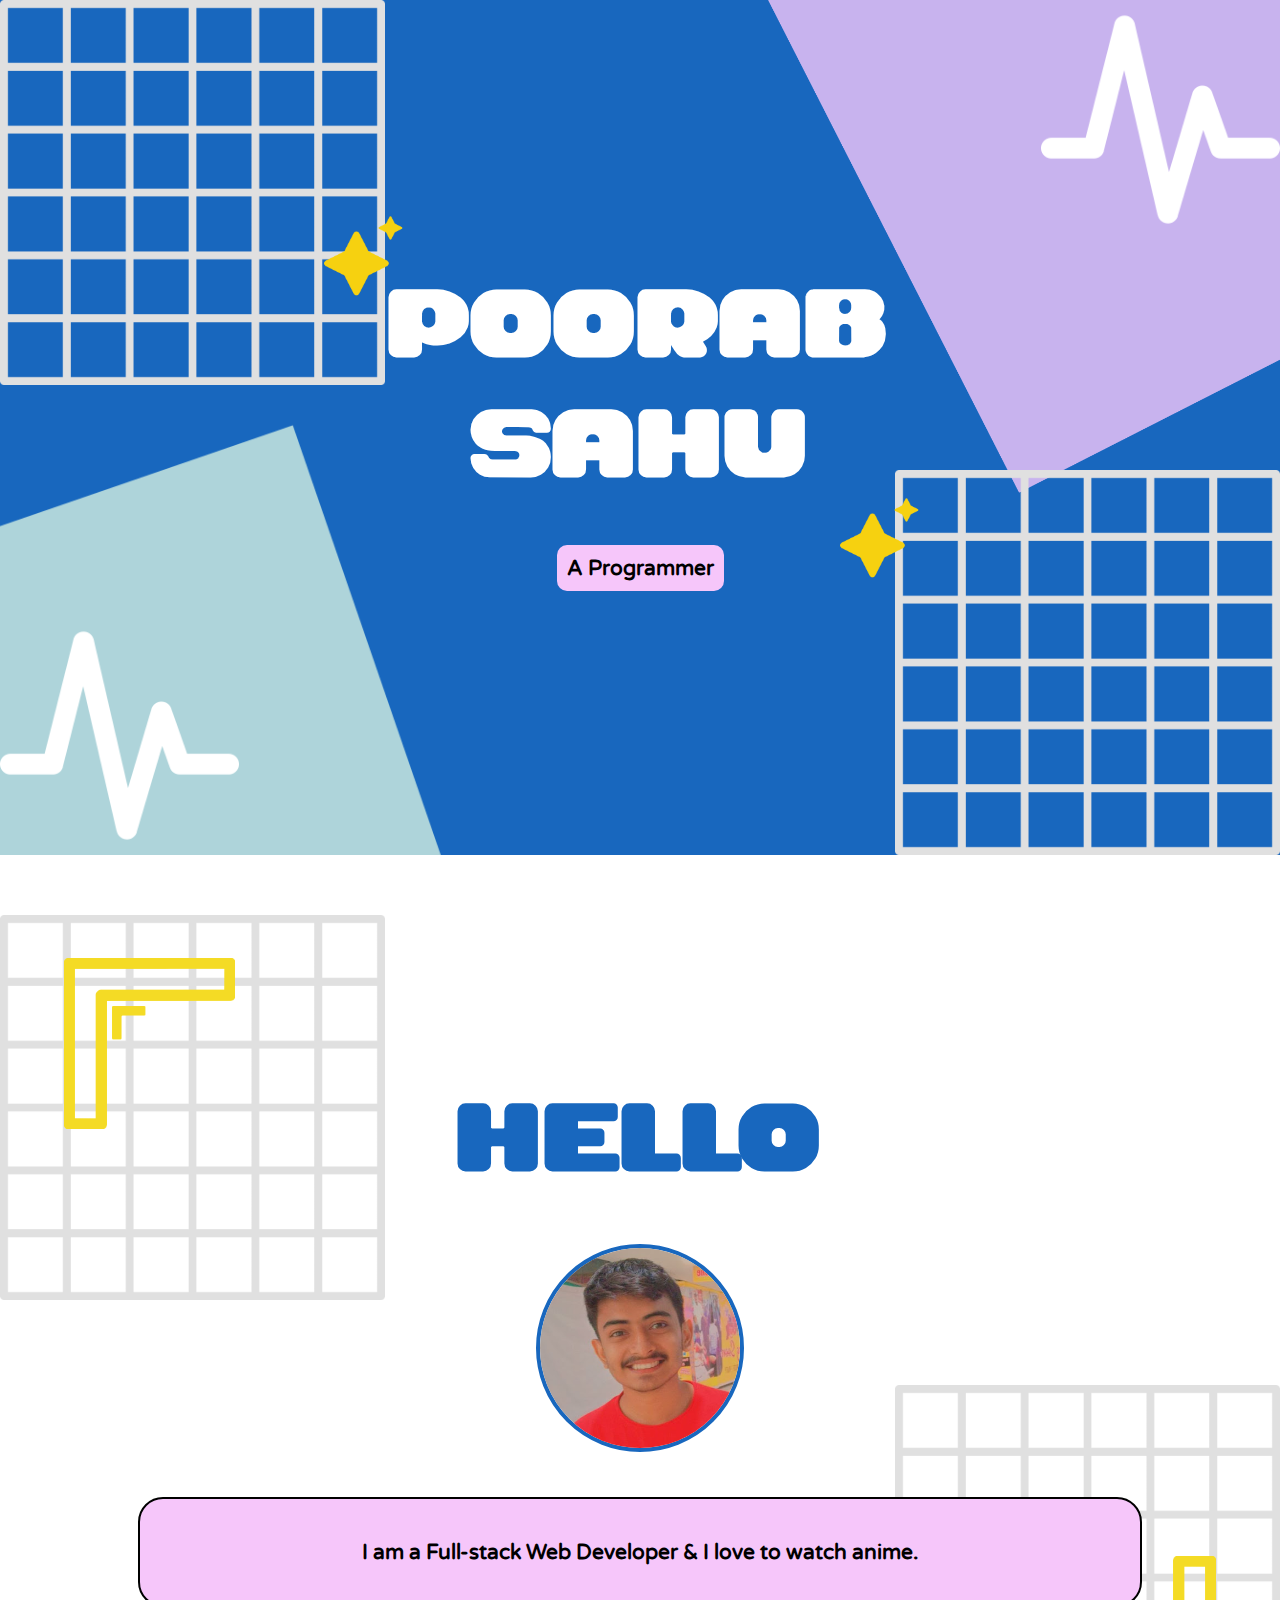
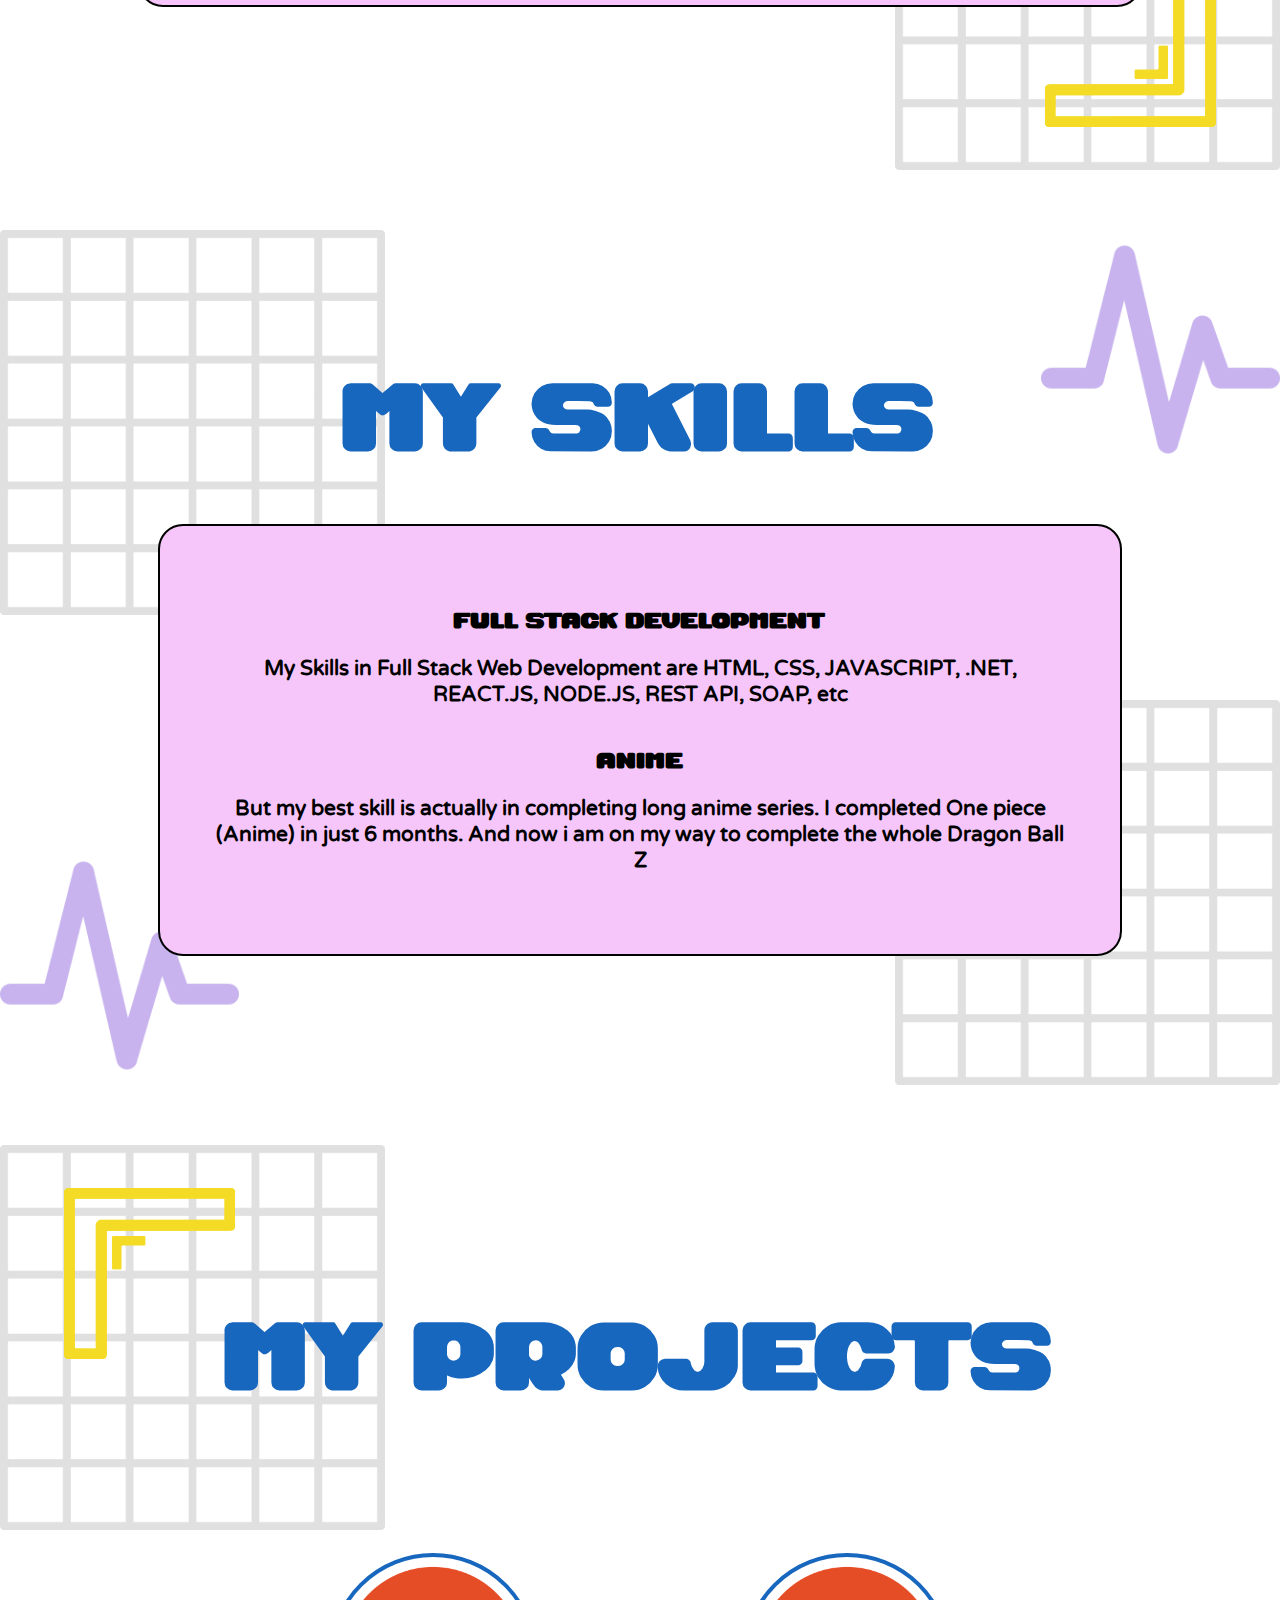
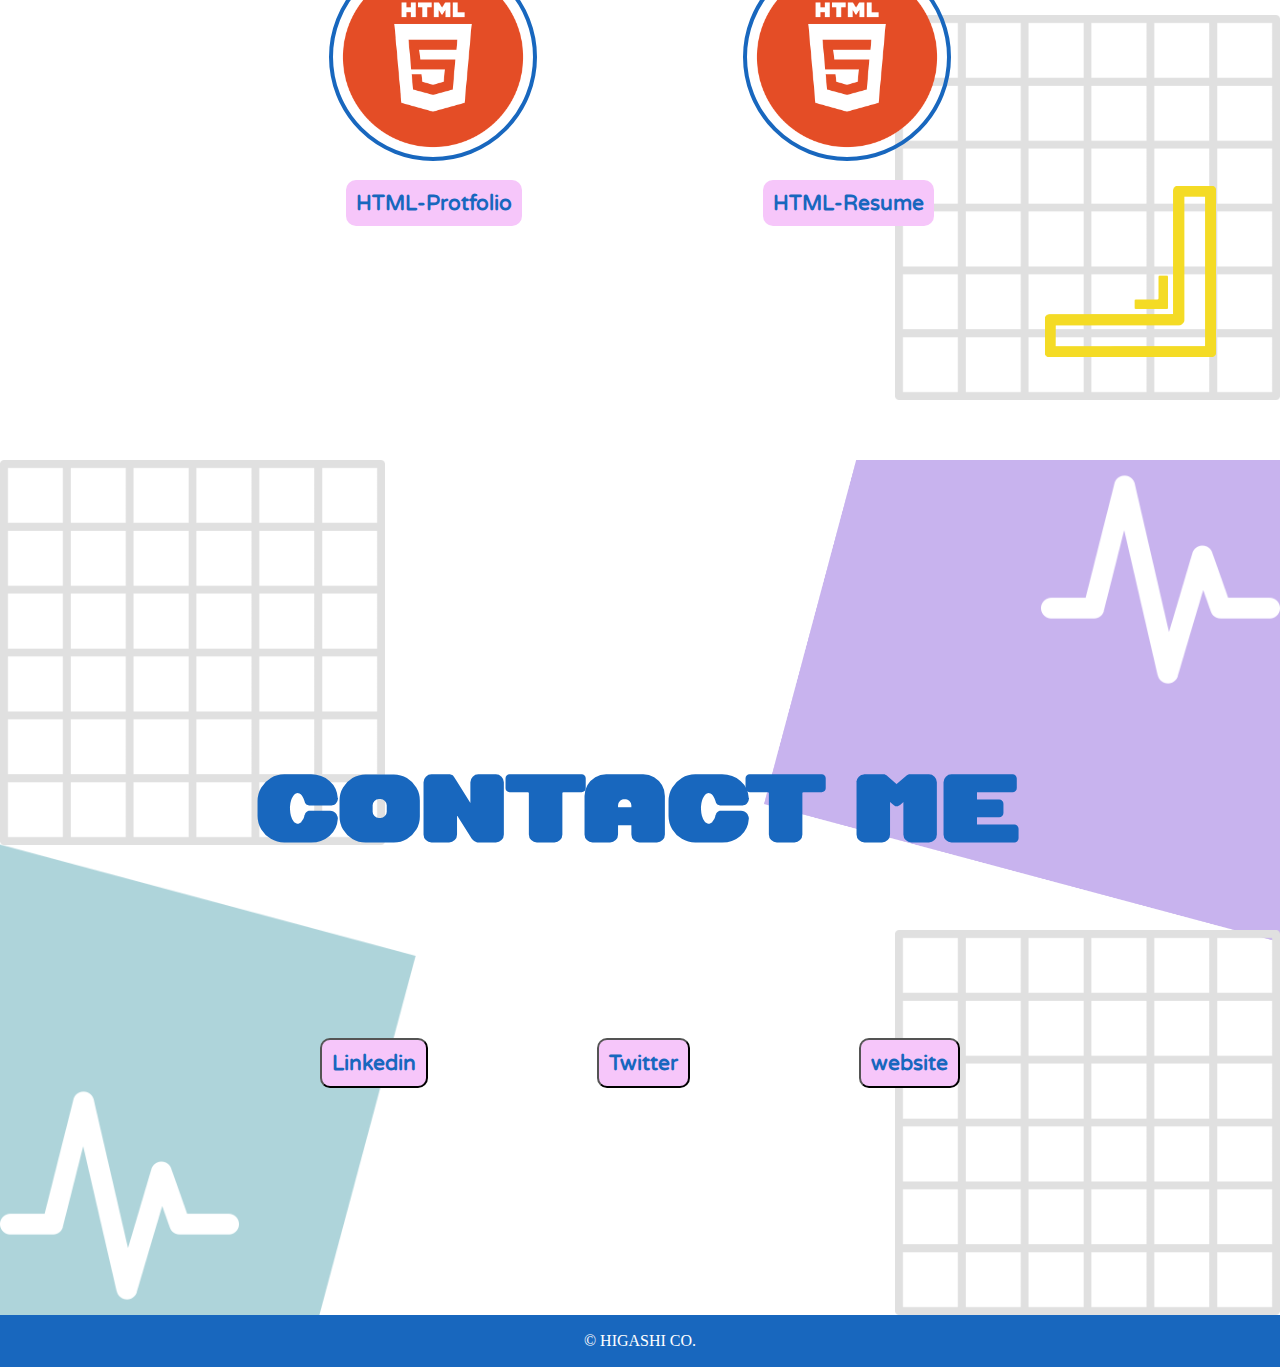
<file: index.html>
<!DOCTYPE html>
<html lang="en">
    <head>
        <meta charset="UTF-8">
        <meta name="viewport" content="width=device-width, initial-scale=1.0">
        <title>Poorab Sahu</title>
        <link href="./style.css" rel="stylesheet">
    </head>
    <body>

        <section id="hero" class="hero-align ">
            <img class="green-background" src="./assets/images/green background 1.png" alt="green-background"/>
            <img class="purple-background" src="./assets/images/purple background 1.png" alt="purple-background"/>
            <img class="grid-1" src="./assets/images/grid.png" alt="grid"/>
            <img class="grid-2" src="./assets/images/grid.png" alt="grid"/>
            <img class="wave-1" src="./assets/images/wave.png" alt="wave"/>
            <img class="wave-2" src="./assets/images/wave.png" alt="wave"/>
            <img id="star-1" src="./assets/images/stars.png" alt="star"/>
            <img id="star-2" src="./assets/images/stars.png" alt="star"/>
            <div class="hero-h1">
                <h1 class="white-h1">POORAB</h1>
                <h1 class="white-h1">SAHU</h1>
            </div>
            <div class="para-bg">
                <p>A Programmer</p>
            </div>
        </section>

        <section id="hello" class="skills-align">
            <img class="gold-arrow-top" src="./assets/images/gold arrow top.png" alt="gold-arrow"/>
            <img class="gold-arrow-bottom" src="./assets/images/gold arrow bottom.png" alt="gold-arrow"/>
            <img class="grid-1" src="./assets/images/grid.png" alt="grid"/>
            <img class="grid-2" src="./assets/images/grid.png" alt="grid"/>
            <!-- <img class="wave-1" src="./assets/images/wave 1.png" alt="wave"/>
            <img class="wave-2" src="./assets/images/wave 1.png" alt="wave"/> -->
            <div>
                <h1 class="blue-h1">HELLO</h1>
                <div class="projects-element">
                    <div>
                        <img src="./assets/images/Poorab Sahu.jpg" height="200px"/>
                    </div>
                </div> 
            </div>
            <div class="pink-box">
                <p>I am a Full-stack Web Developer & I love to watch anime.</p>
            </div>
        </section>

        <section id="skills" class="skills-align">
            <!-- <img class="gold-arrow-top" src="./assets/images/gold arrow top.png" alt="gold-arrow"/>
            <img class="gold-arrow-bottom" src="./assets/images/gold arrow bottom.png" alt="gold-arrow"/> -->
            <img class="grid-1" src="./assets/images/grid.png" alt="grid"/>
            <img class="grid-2" src="./assets/images/grid.png" alt="grid"/>
            <img class="wave-1" src="./assets/images/wave 1.png" alt="wave"/>
            <img class="wave-2" src="./assets/images/wave 1.png" alt="wave"/>
            <div>
                <h1 class="blue-h1">MY SKILLS</h1>
            </div>
            <div class="pink-box">
                <h4>FULL STACK DEVELOPMENT</h4>
                <p>My Skills in Full Stack Web Development are HTML, CSS, JAVASCRIPT, .NET, REACT.JS, NODE.JS, REST API, SOAP, etc</p>
                <h4>ANIME</h4>
                <p>But my best skill is actually in completing long anime series. I completed One piece (Anime) in just 6 months. And now i am on my way to complete the whole Dragon Ball Z</p>
            </div>
        </section>

        <section id="projects" class="projects-align">
            <img class="gold-arrow-top" src="./assets/images/gold arrow top.png" alt="gold-arrow"/>
            <img class="gold-arrow-bottom" src="./assets/images/gold arrow bottom.png" alt="gold-arrow"/>
            <img class="grid-1" src="./assets/images/grid.png" alt="grid"/>
            <img class="grid-2" src="./assets/images/grid.png" alt="grid"/>
            <!-- <img class="wave-1" src="./assets/images/wave 1.png" alt="wave"/>
            <img class="wave-2" src="./assets/images/wave 1.png" alt="wave"/> -->
            <div>
                <h1 class="blue-h1">MY PROJECTS</h1>
                <div class="projects-element">
                    <div>
                        <a href="https://higashis-domain.github.io/html-portfolio/"><img src="./assets/images/html-logo.webp" height="200px"/></a>
                        <a href="https://higashis-domain.github.io/html-resume/"><img src="./assets/images/html-logo.webp" height="200px"/></a>
                    </div>
                    <div class="custom-pink-txt">
                        <p class="para-bg">HTML-Protfolio</p>
                        <p class="para-bg">HTML-Resume</p>
                    </div>
                </div>
            </div>
        </section>

        <section id="contact" class="contact-align last-section">
            <img class="green-background" src="./assets/images/green background 2.png" alt="green-background"/>
            <img class="purple-background" src="./assets/images/purple background 2.png" alt="purple-background"/>
            <img class="grid-1" src="./assets/images/grid.png" alt="grid"/>
            <img class="grid-2" src="./assets/images/grid.png" alt="grid"/>
            <img class="wave-1" src="./assets/images/wave.png" alt="wave"/>
            <img class="wave-2" src="./assets/images/wave.png" alt="wave"/>
            <h1 class="blue-h1-contact">CONTACT ME</h1>
            <div class="contact-links">
                <a href="https://in.linkedin.com/"><button>Linkedin</button></a>
                <a href="https://twitter.com/"><button>Twitter</button></a>
                <a href="./website.html"><button>website</button></a>
            </div>
        </section>
        
        <footer>
            <p>© HIGASHI CO.</p>
        </footer>

    </body>
</html>
</file>
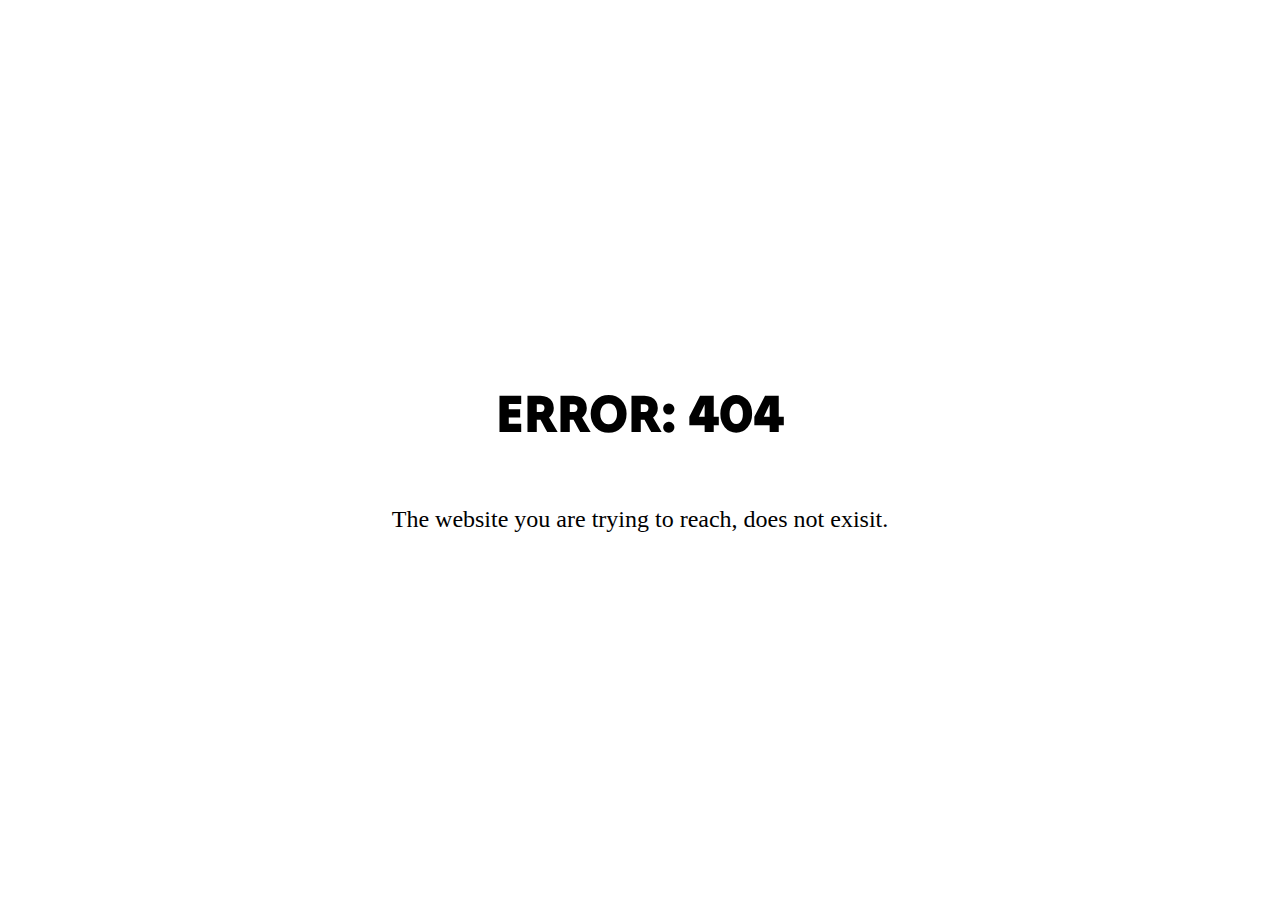
<file: website.html>
<!DOCTYPE html>
<html lang="en">
<head>
    <meta charset="UTF-8">
    <meta name="viewport" content="width=device-width, initial-scale=1.0">
    <title>Website</title>
    <link rel="preconnect" href="https://fonts.googleapis.com">
    <link rel="preconnect" href="https://fonts.gstatic.com" crossorigin>
    <link href="https://fonts.googleapis.com/css2?family=Tilt+Warp&display=swap" rel="stylesheet">
    <link href="./style.css" rel="stylesheet">
</head>
<body>
    <div id="website">
        <h1>ERROR: 404</h1>
        <p>The website you are trying to reach, does not exisit.</p>
    </div>
</body>
</html>
</file>
<file: style.css>
@font-face {
    font-family: Cranberry;
    src: url(./assets/fonts/Cranberry.ttf);
}
@font-face {
    font-family: para-font;
    src: url(./assets/fonts/para-font.ttf);
}

body {
    margin: 0;
}

section {
    height: 95vh;
    margin-bottom: 60px;
    position: relative;
}

#hero {
    background-color: #1867be;
    z-index: 0;
}

.last-section {
    margin-bottom: 0;
}


.hero-align {
    display: flex;
    flex-direction: column;
    justify-content: center;
    align-items: center;
}

.white-h1 {
    color: white;
    font-family: "Cranberry", sans-serif;
    font-size: 70pt;
    margin: 0;
}

.hero-h1 {
    text-align: center;
}

.hero-align>div>p {
    font-family: "para-font";
    font-size: 16pt;
    font-weight: bold;
    margin: 0;
    margin: 10px 10px;
}

.para-bg {
    margin-top: 40px;
    background-color: #f6c6fa;
    border-radius: 10px;
}

.blue-h1 {
    color: #1867be;
    font-family: "Cranberry", sans-serif;
    font-size: 70pt;
    margin: 0;
    /* margin-top: 70px; */
}

.skills-align {
    display: flex;
    flex-direction: column;
    justify-content: center;
    align-items: center;
}

.pink-box {
    background-color: #f6c6fa;
    border-radius: 25px;
    border: 2px solid black;
    font-family: "para-font";
    font-weight: bold;
    font-size: 16pt;
    margin-top: 5vh;
    width: 75%;
    height: 50%;
    display: flex;
    flex-direction: column;
    justify-content: center;
    align-items: center;
}

.pink-box>p {
   padding: 20px 50px;
   text-align: center;
}

.projects-align {
    display: flex;
    flex-direction: column;
    justify-content: center;
    align-items: center;
}

.projects-element {
    margin-top: 15vh;
}

.projects-element>div {
    display: flex;
    justify-content:space-around;
}

.projects-element>div>a>img {
    border: 4px solid #1867be;
    border-radius: 50%;
}

.projects-element>div>img {
    border: 4px solid #1867be;
    border-radius: 50%;
}

.custom-pink-txt>p {
    font-family: "para-font";
    font-size: 16pt;
    color: #1867be;
    font-weight: bold;
    margin-top: 15px;
    padding: 10px 10px;
}

.contact-align {
    display: flex;
    flex-direction: column;
    justify-content: center;
    align-items: center;
}

.contact-links {
    margin-top: 10vh;
    display: flex;
    justify-content: space-between;
    width: 50%;
}

.blue-h1-contact {
    color: #1867be;
    font-family: "Cranberry", sans-serif;
    font-size: 70pt;
}

.contact-links>a>button {
    border-radius: 10px;
    font-family: "para-font";
    color: #1867be;
    font-size: 16pt;
    font-weight: bold;
    margin-top: 15px;
    padding: 10px 10px;
    background-color: #f6c6fa;
}

footer {
    margin: 0;
    padding: 1px;
    background-color: #1867be;
    color: white;
    display: flex;
    justify-content: center;
}

.green-background {
    position: absolute;
    z-index: -3;
    height: 56%;
    bottom: 0;
    left: 0;
}

.purple-background {
    position: absolute;
    z-index: -3;
    height: 62%;
    top: 0;
    right: 0;
}

.grid-1 {
    position: absolute;
    z-index: -2;
    height: 45%;
    top: 0;
    left: 0;
}

.grid-2 {
    position: absolute;
    z-index: -2;
    height: 45%;
    bottom: 0;
    right: 0;
}

.wave-1 {
    height: 28%;
    position: absolute;
    z-index: -1;
    bottom: 0;
    left: 0;
}

.wave-2 {
    height: 28%;
    position: absolute;
    z-index: -1;
    top: 0;
    right: 0;
}

#star-1 {
    height: 10%;
    position: absolute;
    z-index: -1;
    top: 25%;
    left: 25%;
}

#star-2 {
    height: 10%;
    position: absolute;
    z-index: -1;
    bottom: 32%;
    right: 28%;
}

.gold-arrow-top {
    height: 20%;
    position: absolute;
    z-index: -1;
    top: 5%;
    left: 5%;
}

.gold-arrow-bottom {
    height: 20%;
    position: absolute;
    z-index: -1;
    bottom: 5%;
    right: 5%;
}

#hello>div>.projects-element {
    margin: 5vh;
}

#hello>.pink-box {
    margin: 0;
    padding: 20px 20px;
    height: auto;
}

#hello>.pink-box>p {
    margin: 0;
}

#hero>.blue-h1 {
    margin-top: 30px;
}

h4 {
    margin: 0;
    margin-top: 20px;
    font-family: "cranberry";
}

#skills>.pink-box>p {
    margin: 0;
}

#website {
    display: flex;
    flex-direction: column;
    height: 100vh;
    justify-content: center;
    align-items: center;
}

#website h1 {
    font-family: "Tilt Warp", sans-serif;
    font-optical-sizing: auto;
    font-weight: 400;
    font-style: normal;
    font-variation-settings:
        "XROT" 0,
        "YROT" 0;
    font-size: 40pt;
}

#website p {
    font-size: 18pt;
}
</file>
